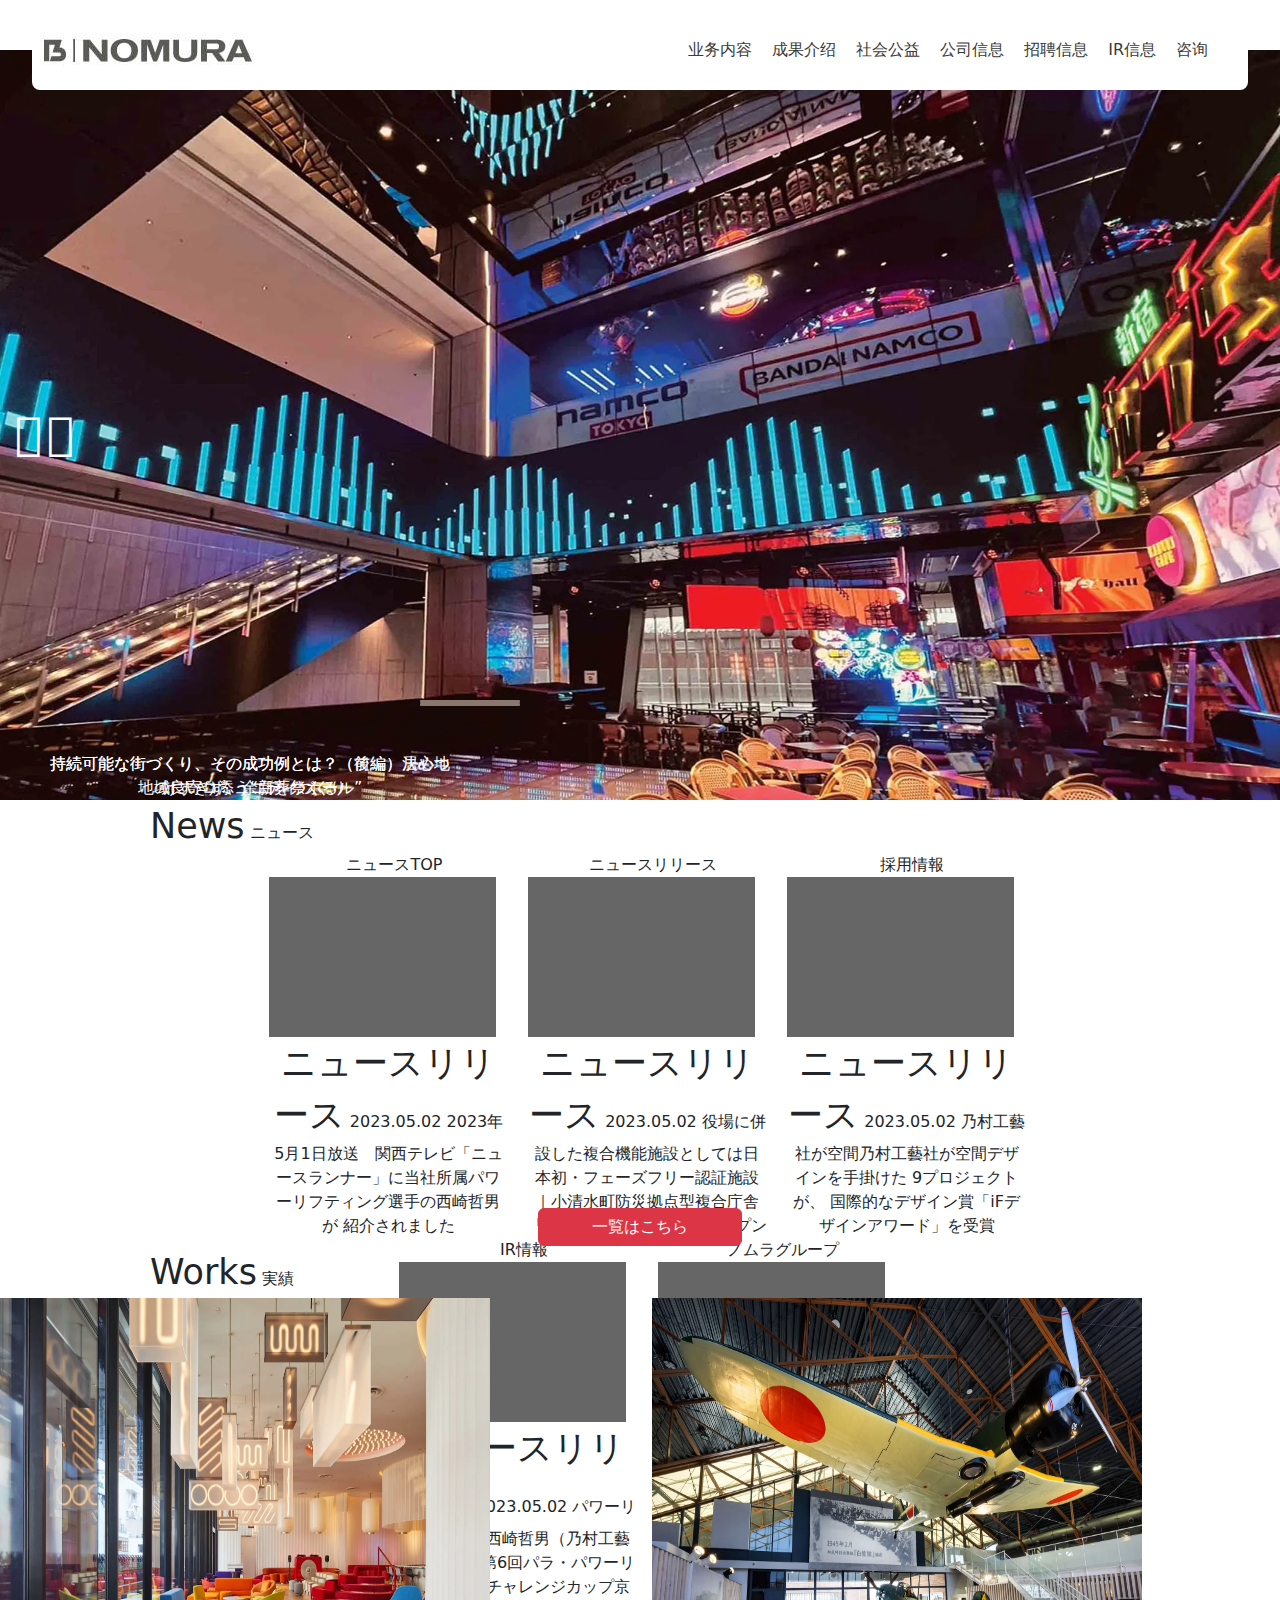
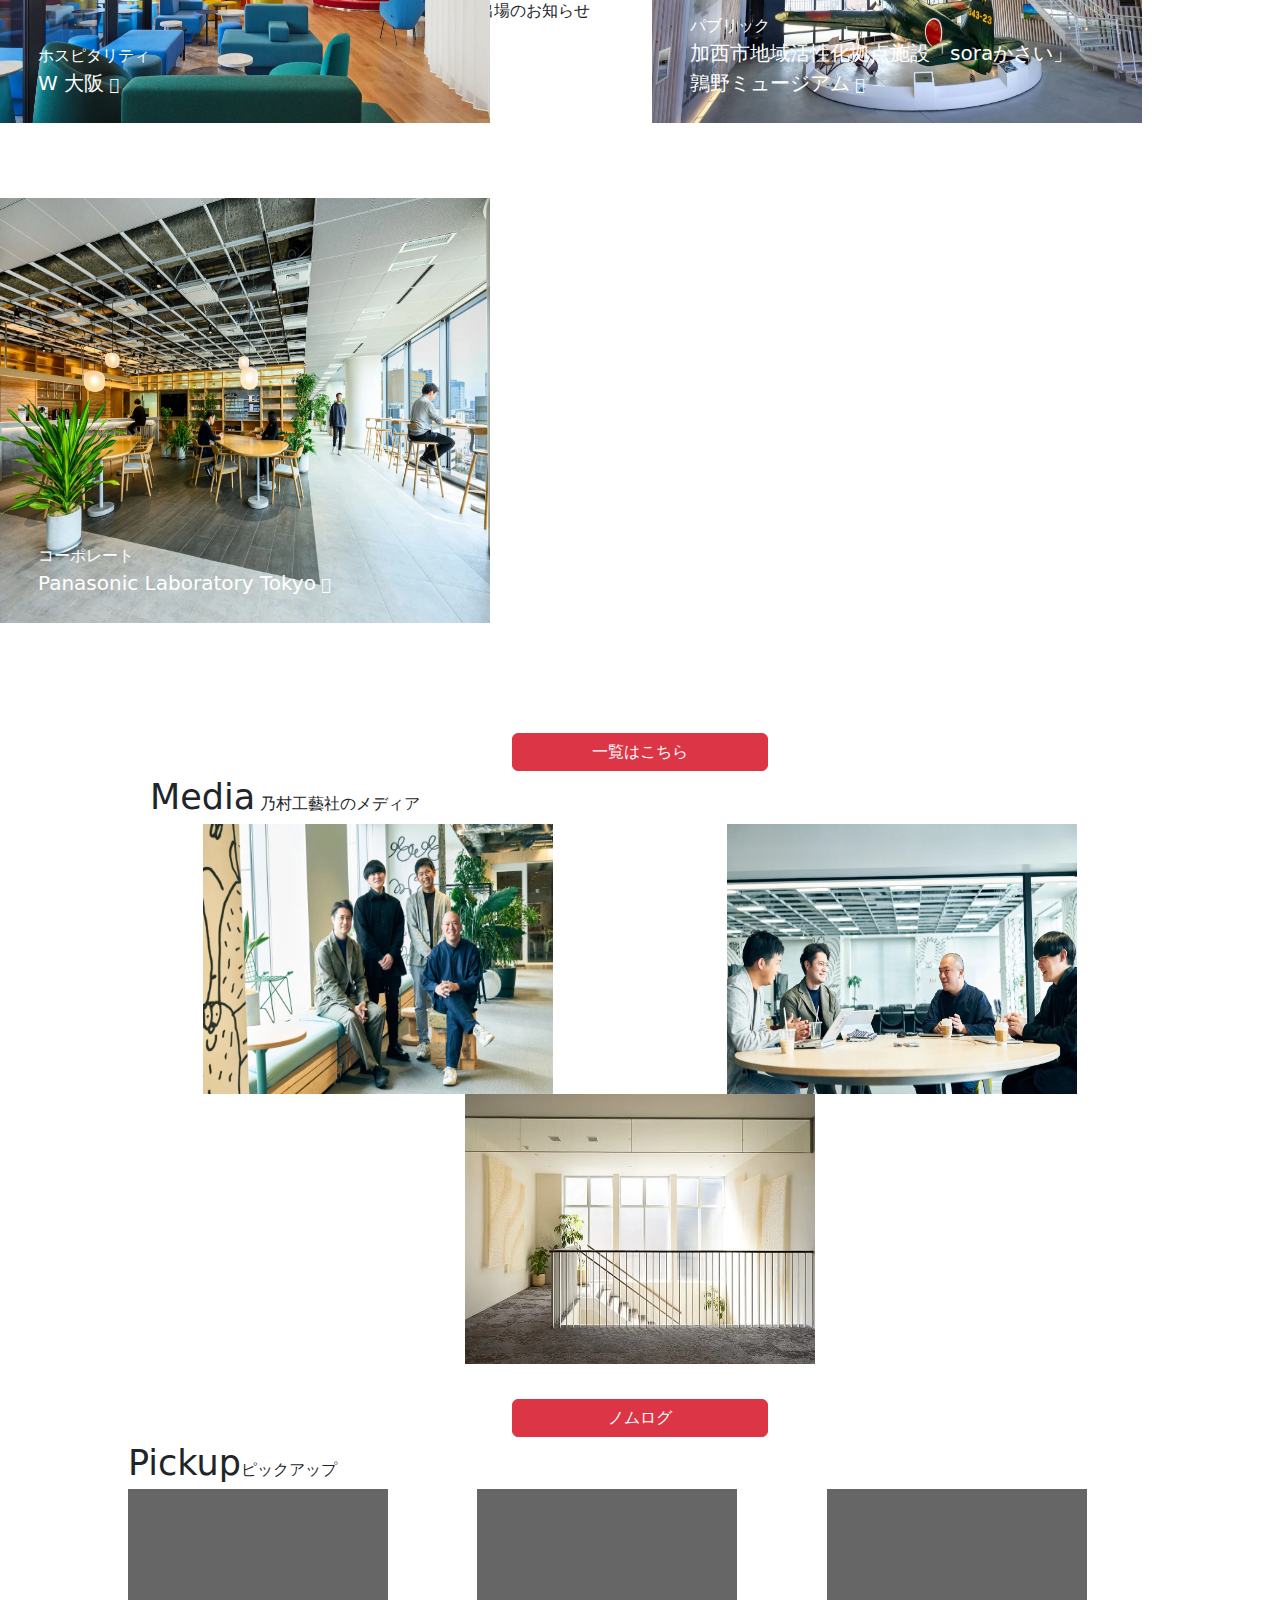
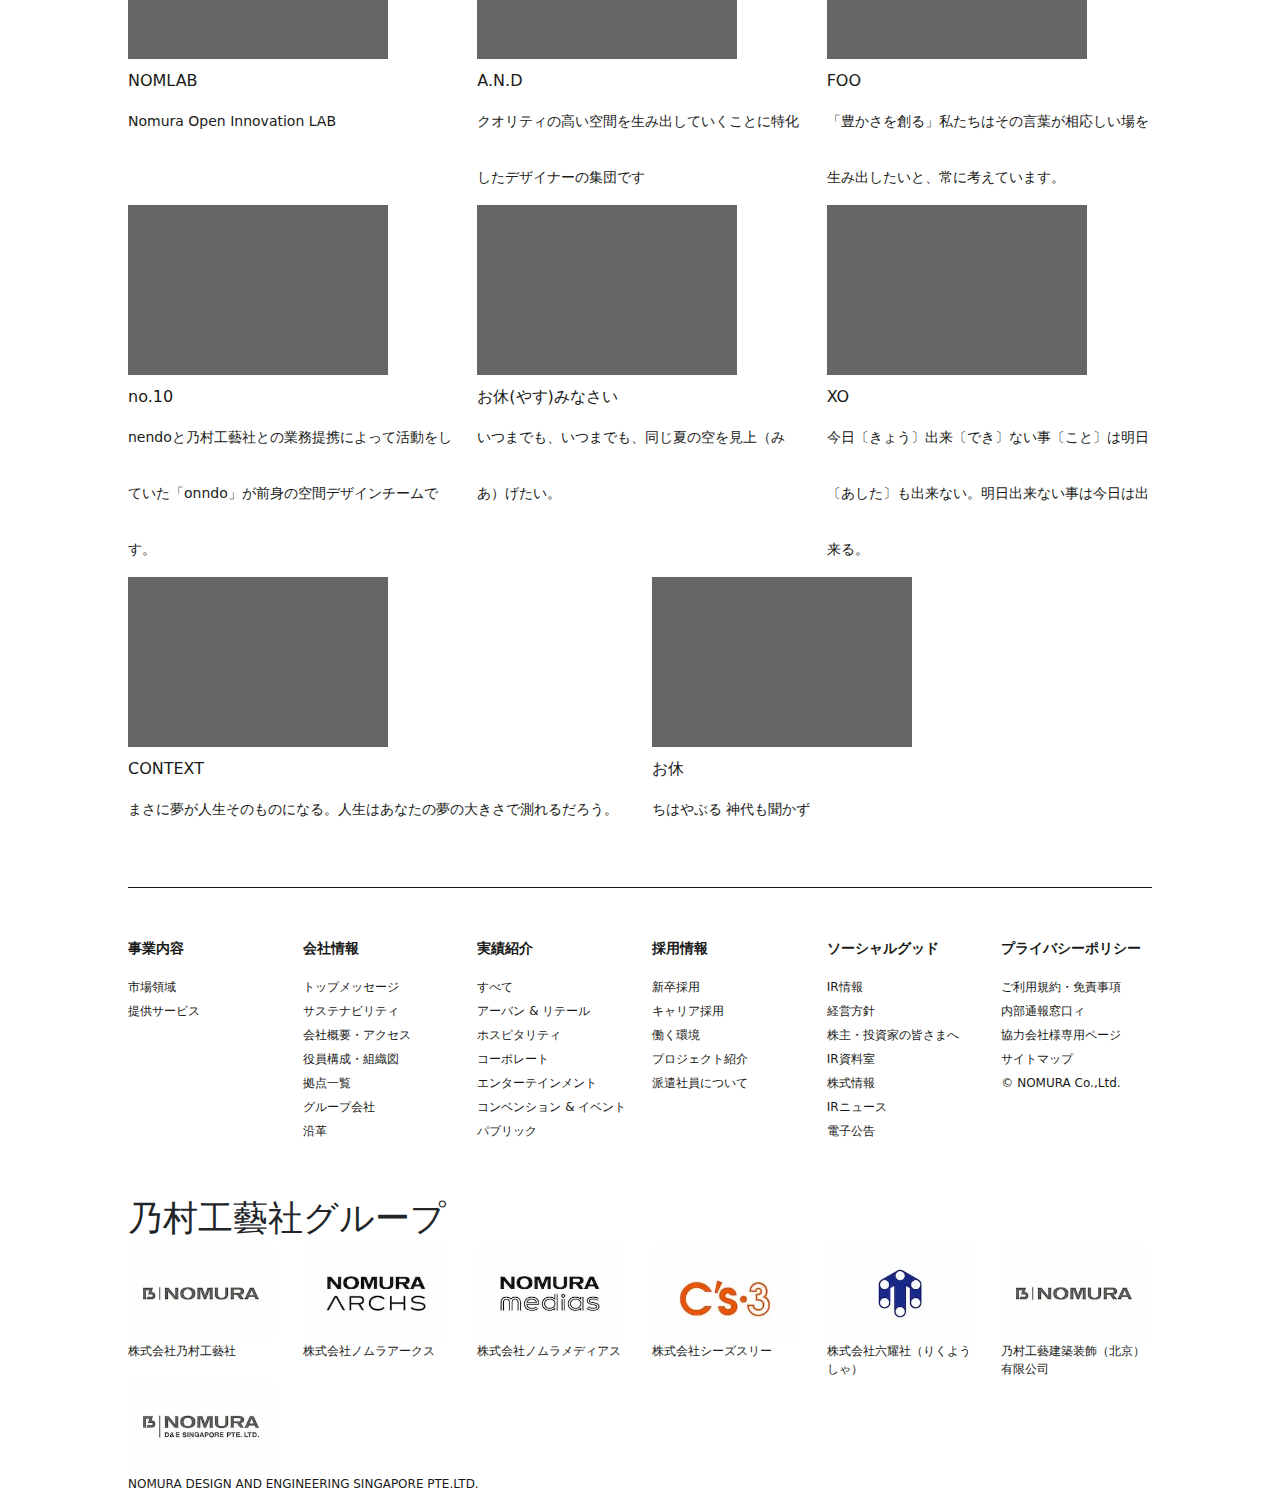
<file: index.html>
<!DOCTYPE html>
<html lang="en">
<head>
    <meta charset="UTF-8">
    <meta http-equiv="X-UA-Compatible" content="IE=edge">
    <meta name="viewport" content="width=device-width, initial-scale=1.0">
    <title>实验报告11</title>
    <script src="static/js/jquery-3.6.4.min.js"></script>
    <link rel="stylesheet" href="static/css/style.css">
    <link rel="stylesheet" href="static/css/bootstrap.css">
</head>
<body>
   
    <header class="header">
        <div class="n">
            <div class="n-left">
                <div class="logo"><img src="static/media/logo.jpg" alt=""></div>
            </div>
            <div class="space"></div>
            <div class="n-right br">
                <ul>
                    <li >
                        <div>
                            <a href="#"><span>咨询</span></a>
                        </div>
                    </li>
                    <li>
                        <div>
                            <a href=""><span>IR信息</span></a>
                            
                        </div>
                    </li>
                    <li>
                        <div>
                            <a href=""><span>招聘信息</span></a>
                            
                        </div>
                    </li>
                    <li>
                        <div>
                            <a href=""><span>公司信息</span></a>
                            
                        </div>
                    </li>
                    <li>
                        <div>
                            <a href=""><span>社会公益</span></a>
                        </div>
                    </li>
                    <li>
                        <div>
                            <a href=""><span>成果介绍</span></a>
                        </div>
                    </li>
                    <li>
                        <div>
                            <a href=""><span>业务内容</span></a>
                        </div>
                    </li>
                </ul>
            </div>
        </div>
    </header>

    <div class="pic">
        <div class="pic-change">
            <span  class="floatl change-row-b ml mose"></span>
            <span class="floatr change-row-n mr mose"></span>
            <div class="change-box">
                <div class="selected"></div>
                <div class="change"></div>
                <div class="change"></div>
            </div>
            
        </div>
        <div>
            <img src="static/media/1.webp" alt="" class="pic-img">
        </div>
    </div>
   
    <div class="news">
        <div class="row">
            <div class="col ">
                <span class="mar150 news-text">News</span>
                <span>ニュース</span>
            </div>
        </div>
        <div class="w margin-auto">
            <div class="news-box">
                <div class="news-block-detail">
                    <li class="news-block">
                        <span>ニュースTOP</span>
                    </li>
                    <div class="news-img">
                    </div>
                    <span class="news-text">ニュースリリース</span>
                    <span class="news-time">2023.05.02</span>
                    <span>2023年5月1日放送　関西テレビ「ニュースランナー」に当社所属パワーリフティング選手の西崎哲男が   紹介されました</span>
                </div>
                <div class="news-block-detail">
                    <li class="news-block">
                        <span>ニュースリリース</span>
                    </li>
                    <div class="news-img">
                    </div>
                    <span class="news-text">ニュースリリース</span>
                    <span class="news-time">2023.05.02</span>
                    <span>役場に併設した複合機能施設としては日本初・フェーズフリー認証施設｜小清水町防災拠点型複合庁舎「ワタシノ」が5月28日オープン</span>
                </div>
                <div class="news-block-detail">
                    <li class="news-block">
                        <span>採用情報</span>
                    </li>
                    <div class="news-img">
                    </div>
                    <span class="news-text">ニュースリリース</span>
                    <span class="news-time">2023.05.02</span>
                    <span>乃村工藝社が空間乃村工藝社が空間デザインを手掛けた 9プロジェクトが、 国際的なデザイン賞「iFデザインアワード」を受賞</span>
                </div>
                <div class="news-block-detail">
                    <li class="news-block">
                        <span>IR情報</span>
                    </li>
                    <div class="news-img">
                    </div>
                    <span class="news-text">ニュースリリース</span>
                    <span class="news-time">2023.05.02</span>
                    <span>パワーリフティング西崎哲男（乃村工藝社所属）「第6回パラ・パワーリフティングチャレンジカップ京都」出場のお知らせ</span>
                </div>
                <div class="news-block-detail">
                    <li class="news-block">
                        <span>ノムラグループ</span>
                    </li>
                    <div class="news-img">
                    </div>
                    <span class="news-text">ニュースリリース</span>
                    <span class="news-time">2023.05.02</span>
                    <span> 乃村工藝社が空間パワーリフティング西崎哲男（乃村工藝社所属）が「第6回パラ・パワーリフティングチャレンジカップ京都」優勝</span>
                </div>
            </div>
            <div class="btn btn-danger news-button">一覧はこちら</div>
        </div>
    </div>
    <div class="works">
        <div class="row">
            <div class="col ">
                <span class="mar150 news-text">Works</span>
                <span>実績</span>
            </div>
        </div>
        <div class="row">
            <div class="col works-box">
                <img src="static/media/4.webp" alt="" class="img-height">
                <div class="works-box-text">
                    <div class="text1">ホスピタリティ</div>
                    <span class="text2">W 大阪</span>
                    <span class="row-next"></span>
                </div>
                
            </div>
            <div class="col works-box">
                <img src="static/media/5.webp" alt="" class="img-height">
                <div class="works-box-text">
                    <div class="text1">パブリック</div>
                    <span class="text2">加西市地域活性化拠点施設「soraかさい」 鶉野ミュージアム</span>
                    <span class="row-next"></span>
                </div>
            </div>
            <div class="col works-box">
                <img src="static/media/6.webp" alt="" class="img-height">
                <div class="works-box-text">
                    <div class="text1">コーポレート</div>
                    <span class="text2">Panasonic Laboratory Tokyo</span>
                    <span class="row-next"></span>
                </div>  
            </div>
        </div>
        <div class="btn btn-danger news-button">一覧はこちら</div>
        
    </div>

    <div class="works">
        <div class="row">
            <div class="col ">
                <span class="mar150 news-text">Media</span>
                <span>乃村工藝社のメディア</span>
            </div>
        </div>
        <div class="wmain">
            <div class="row">
                <div class="col media-box">
                    <img src="static/media/7.webp" alt="" class="meidia-img-height">
                    <div class="works-box-text">
                        <div class="text1">持続可能な街づくり、その成功例とは？（後編）居心地の良いコミュニティづくり</div>
                        
                    </div>
                    
                </div>
                <div class="col media-box">
                    <img src="static/media/8.webp" alt="" class="meidia-img-height">
                    <div class="works-box-text">
                        <div class="text1">持続可能な街づくり、その成功例とは？（前編）決めつけすぎず、余白をつくる</div>
                        
                    </div>
                </div>
                <div class="col media-box">
                    <img src="static/media/9.webp" alt="" class="meidia-img-height">
                    <div class="works-box-text">
                        <div class="text1">地域に寄り添う“新葬祭ホール”</div>
                    </div>  
                </div>
            </div>
        </div>
        <div class="btn btn-danger news-button">ノムログ</div>
        
    </div>

    <div class="w margin-auto">
        <div class="pickup">
            <div class="row">
                <div><span class=" news-text">Pickup</span><span>ピックアップ</span></div>
            </div>
            <div class="row">
                <div class="col">
                    <div class="pickup-block"></div>
                    <div class="pickup-title"><span >NOMLAB</span></div>
                    <div><span class="pickup-text">Nomura Open Innovation LAB</span></div>
                </div>
                <div class="col">
                    <div class="pickup-block"></div>
                    <div class="pickup-title"><span >A.N.D</span></div>
                    <div><span class="pickup-text">クオリティの高い空間を生み出していくことに特化したデザイナーの集団です</span></div>
                </div>
                <div class="col">
                    <div class="pickup-block"></div>
                    <div class="pickup-title"><span >FOO</span></div>
                    <div><span class="pickup-text">「豊かさを創る」私たちはその言葉が相応しい場を生み出したいと、常に考えています。
                    </span></div>
                </div>
                <div class="col">
                    <div class="pickup-block"></div>
                    <div class="pickup-title"><span >no.10</span></div>
                    <div><span class="pickup-text">nendoと乃村工藝社との業務提携によって活動をしていた「onndo」が前身の空間デザインチームです。</span></div>
                </div>
                <div class="col">
                    <div class="pickup-block"></div>
                    <div class="pickup-title"><span >お休(やす)みなさい</span></div>
                    <div><span class="pickup-text">いつまでも、いつまでも、同じ夏の空を見上（みあ）げたい。</span></div>
                </div>
                <div class="col">
                    <div class="pickup-block"></div>
                    <div class="pickup-title"><span >XO</span></div>
                    <div><span class="pickup-text">今日〔きょう〕出来〔でき〕ない事〔こと〕は明日〔あした〕も出来ない。明日出来ない事は今日は出来る。</span></div>
                </div>
                <div class="col">
                    <div class="pickup-block"></div>
                    <div class="pickup-title"><span >CONTEXT</span></div>
                    <div><span class="pickup-text">まさに夢が人生そのものになる。人生はあなたの夢の大きさで測れるだろう。</span></div>
                </div>
                <div class="col">
                    <div class="pickup-block"></div>
                    <div class="pickup-title"><span >お休</span></div>
                    <div><span class="pickup-text">ちはやぶる 神代も聞かず</span></div>
                </div>
            </div>
        </div>
    </div>
   
    <div class="w margin-auto">
        <div class="company">
            
            <div class="row">
                <div class="col">
                    <div class="contain">
                        <div class="company-title"><span class="company-title">事業内容</span></div>
                        <div><a href="#">市場領域</a></div>
                        
                        <div><a href="#">提供サービス</a></div>
                    </div>
                </div>
                <div class="col">
                    <div class="contain">
                        <div class="company-title"><span class="company-title">会社情報</span></div>
                        <div><a href="#">トップメッセージ</a></div>
                        <div><a href="#">サステナビリティ</a></div>
                        <div><a href="#">会社概要・アクセス</a></div>
                        <div><a href="#">役員構成・組織図</a></div>
                        <div><a href="#">拠点一覧</a></div>
                        <div><a href="#">グループ会社</a></div>
                        <div><a href="#">沿革</a></div>
                    </div>
                </div>
                <div class="col">
                    <div class="contain">
                        <div class="company-title"><span class="company-title">実績紹介</span></div>
                        <div><a href="#">すべて</a></div>
                        <div><a href="#">アーバン & リテール</a></div>
                        <div><a href="#">ホスピタリティ</a></div>
                        <div><a href="#">コーポレート</a></div>
                        <div><a href="#">エンターテインメント</a></div>
                        <div><a href="#">コンベンション & イベント</a></div>
                        <div><a href="#">パブリック</a></div>
                    </div>
                </div>
                <div class="col">
                    <div class="contain">
                        <div class="company-title"><span class="company-title">採用情報</span></div>
                        <div><a href="#">新卒採用</a></div>
                        <div><a href="#">キャリア採用</a></div>
                        <div><a href="#">働く環境</a></div>
                        <div><a href="#">プロジェクト紹介</a></div>
                        <div><a href="#">派遣社員について</a></div> 
                        
                    </div>
                </div>
                <div class="col">
                    <div class="contain">
                        <div class="company-title"><span class="company-title">ソーシャルグッド</span></div>
                        <div><a href="#">IR情報</a></div>
                        <div><a href="#">経営方針</a></div>
                        <div><a href="#">株主・投資家の皆さまへ</a></div>
                        <div><a href="#"> IR資料室</a></div>
                        <div><a href="#">株式情報</a></div>
                        <div><a href="#">IRニュース</a></div>
                        <div><a href="#">電子公告</a></div>
                    </div>
                </div>
                <div class="col">
                    <div class="contain">
                        <div class="company-title"><span class="company-title">プライバシーポリシー</span></div>
                        <div><a href="#">ご利用規約・免責事項</a></div>
                        <div><a href="#">内部通報窓口ィ</a></div>
                        <div><a href="#">協力会社様専用ページ</a></div>
                        <div><a href="#">サイトマップ</a></div>
                        <div><a href="#">© NOMURA Co.,Ltd.</a></div>
                    </div>
                </div>
            </div>
        </div>
        
    </div>
    
    <div class="end">
        <div class="w margin-auto">
            <div class="row">
                <span class="news-text">乃村工藝社グループ</span>
            </div>
            <div class="row">
                <div class="col">
                    <img src="static/media/10.webp" alt="" class="end-img">
                    <div class="end-text">株式会社乃村工藝社</div>
                </div>
                <div class="col">
                    <div class="col">
                    <img src="static/media/11.webp" alt="" class="end-img">
                    <div class="end-text">株式会社ノムラアークス</div>
                </div>
                </div>
                <div class="col">
                    <div class="col">
                    <img src="static/media/12.webp" alt="" class="end-img">
                    <div class="end-text">株式会社ノムラメディアス</div>
                </div>
                </div>
                <div class="col">
                    <div class="col">
                    <img src="static/media/13.webp" alt="" class="end-img">
                    <div class="end-text">株式会社シーズスリー</div>
                </div>
                </div>
                <div class="col">
                    <div class="col">
                    <img src="static/media/14.webp" alt="" class="end-img">
                    <div class="end-text">株式会社六耀社（りくようしゃ）</div>
                </div>
                </div>
                <div class="col">
                    <div class="col">
                    <img src="static/media/15.webp" alt="" class="end-img">
                    <div class="end-text">乃村工藝建築装飾（北京）有限公司</div>
                </div>
                </div>
                <div class="col">
                    <div class="col">
                    <img src="static/media/16.webp" alt="" class="end-img">
                    <div class="end-text">NOMURA DESIGN AND ENGINEERING SINGAPORE PTE.LTD.</div>
                </div>
                </div>
            </div>
        </div>
    </div>
    

</body>
<script src="static/js/index.js"></script>
</html>
</file>
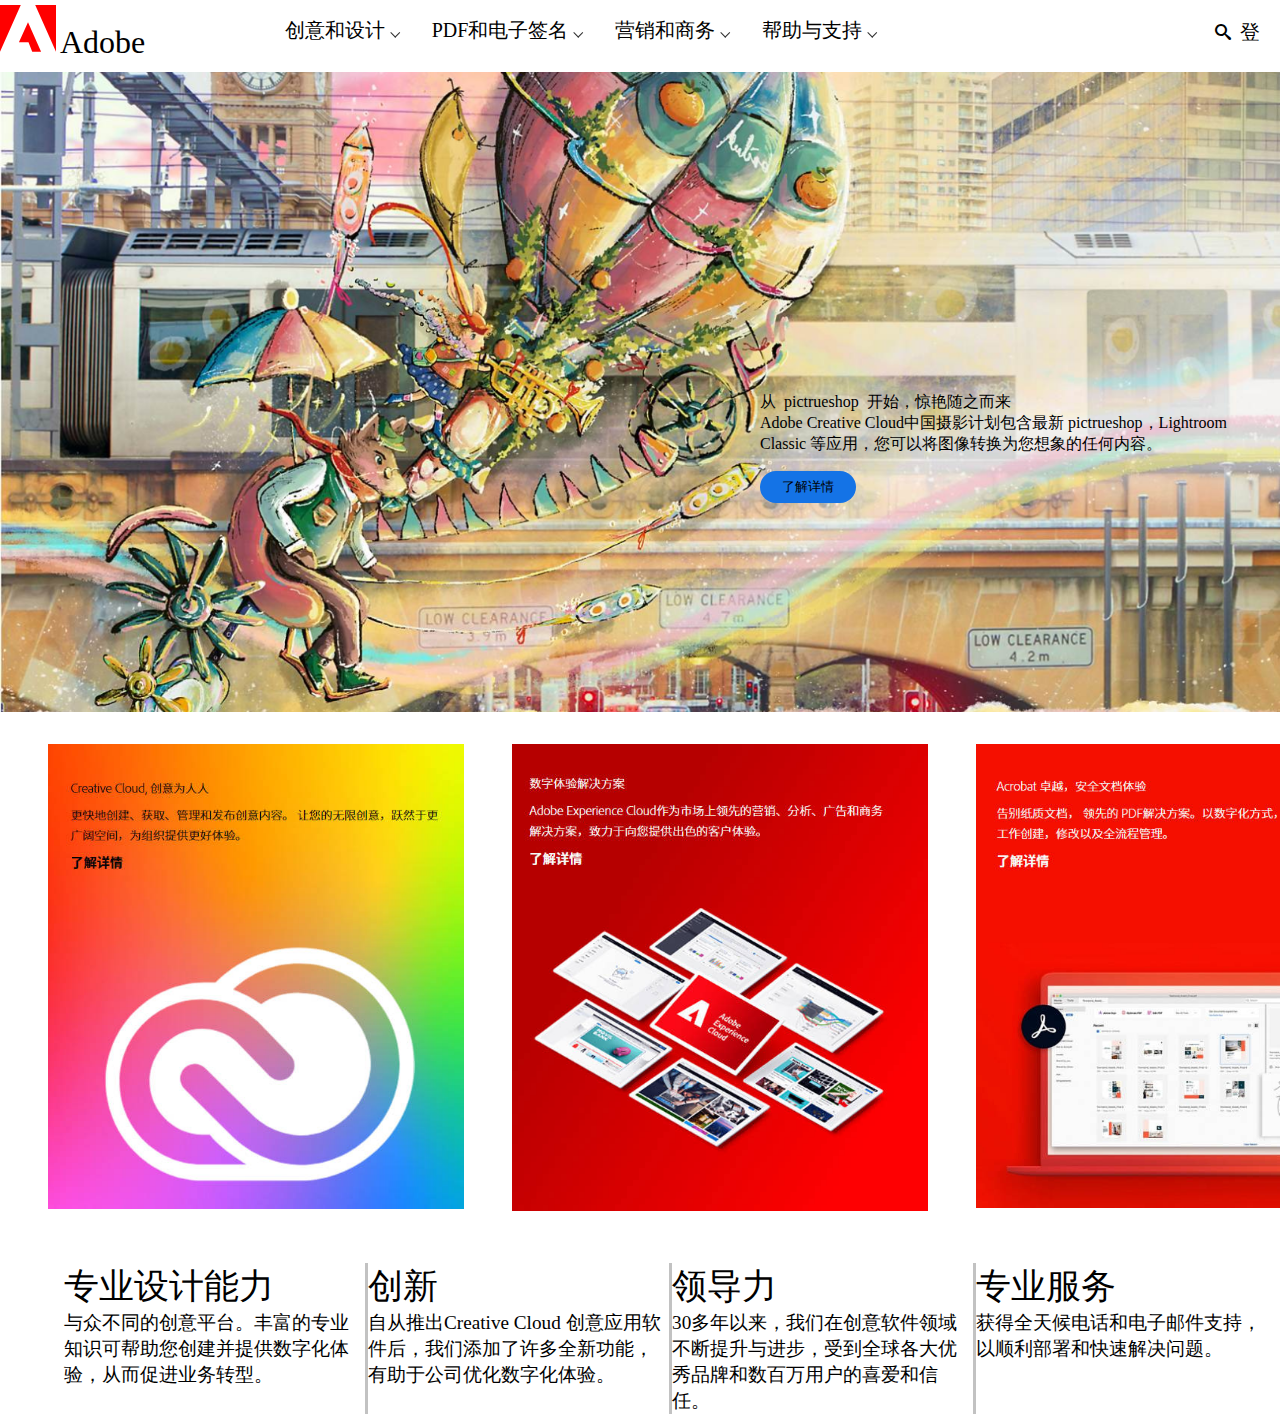
<file: zy/2021212205230/index.html>
<!DOCTYPE html>
<html lang="en">
<head>
    <meta charset="UTF-8">
    <meta http-equiv="X-UA-Compatible" content="IE=edge">
    <meta name="viewport" content="width=device-width, initial-scale=1.0">
    <title>实验报告11</title>
    <link rel="stylesheet" href="static/css/min320.css">
    <link rel="stylesheet" href="static/css/min640.css">
    <link rel="stylesheet" href="static/css/min960.css">
</head>
<style>
    @font-face {
        font-family: 'icomoon';
        src:  url('fonts/icomoon.eot?vy3eep');
        src:  url('fonts/icomoon.eot?vy3eep#iefix') format('embedded-opentype'),
        url('fonts/icomoon.ttf?vy3eep') format('truetype'),
        url('fonts/icomoon.woff?vy3eep') format('woff'),
        url('fonts/icomoon.svg?vy3eep#icomoon') format('svg');
        font-weight: normal;
        font-style: normal;
        font-display: block;
    }
    span {
        font-family: "icomoon";
    }
    @font-face {
        font-family: 'icomoon';
        src:  url('fonts/icomoon.eot?vy3eep');
        src:  url('fonts/icomoon.eot?vy3eep#iefix') format('embedded-opentype'),
        url('fonts/icomoon.ttf?vy3eep') format('truetype'),
        url('fonts/icomoon.woff?vy3eep') format('woff'),
        url('fonts/icomoon.svg?vy3eep#icomoon') format('svg');
        font-weight: normal;
        font-style: normal;
        font-display: block;
    }
    span {
        font-family: "icomoon";
    }
    @font-face {
        font-family: 'icomoon';
        src:  url('fonts/icomoon.eot?vy3eep');
        src:  url('fonts/icomoon.eot?vy3eep#iefix') format('embedded-opentype'),
        url('fonts/icomoon.ttf?vy3eep') format('truetype'),
        url('fonts/icomoon.woff?vy3eep') format('woff'),
        url('fonts/icomoon.svg?vy3eep#icomoon') format('svg');
        font-weight: normal;
        font-style: normal;
        font-display: block;
    }
    span {
        font-family: "icomoon";
    }
</style>
<body>
    <header>
        <div class="header-contain">
            <div class="logo">
                <span class="logo-logo"></span>
                <span class="logo-text">Adobe</span>
            </div>
            <div class="header-text">
                <ul>
                    <li class="text">创意和设计</li>
                    <li class="text">PDF和电子签名</li>
                    <li class="text">营销和商务</li>
                    <li class="text">帮助与支持</li>
                </ul>
            </div>
            <div class="search">
                <span></span>
                <span class="search-text text">登录</span>
            </div>
        </div>
    </header>
    <main>
        <div class="main-img">
            <div class="main-context">
                <img src="static/media/1.png" alt="" class="theimg">
                <div class="main-text">
                    <span>从 pictrueshop 开始，惊艳随之而来</span>
                    <div>Adobe Creative Cloud中国摄影计划包含最新 pictrueshop，Lightroom Classic 等应用，您可以将图像转换为您想象的任何内容。</div>
                    <button class="btn">了解详情</button>
                </div>
            </div>
        </div>
    </main>
    <div class="pictrue">
        <div class="pictrue-block"><img src="static/media/2.jpg" alt=""></div>
        <div class="pictrue-block"><img src="static/media/3.jpg" alt=""></div>
        <div class="pictrue-block"><img src="static/media/4.jpg" alt=""></div>

    </div>
    <div class="end">
        <div class="end-block">
            <div class="end-title">专业设计能力</div>
            <div class="end-text">与众不同的创意平台。丰富的专业知识可帮助您创建并提供数字化体验，从而促进业务转型。</div>
        </div> 
        <div class="end-block">
            <div class="end-title">创新</div>
            <div class="end-text">自从推出Creative Cloud 创意应用软件后，我们添加了许多全新功能，有助于公司优化数字化体验。</div>
            
        </div> 
        <div class="end-block">
            <div class="end-title">领导力</div>
            <div class="end-text">30多年以来，我们在创意软件领域不断提升与进步，受到全球各大优秀品牌和数百万用户的喜爱和信任。</div>
            
        </div> 
        <div class="end-block">
            <div class="end-title">专业服务</div>
            <div class="end-text">获得全天候电话和电子邮件支持，以顺利部署和快速解决问题。</div>
        </div> 
    </div>
</body>
</html>
</file>
<file: static/css/style.css>
@charset "utf-8";

*{
    margin: 0;
    padding: 0;
    box-sizing: border-box;
}
li {
    list-style: none;
}
.logo {
    float: left;
}
.logo img {
    margin-top: 15px;
}
.header a {
    text-decoration: none;
    color: #393a39;
}

.wmain {
    width: 80%;
    margin: 0 auto;
}
.header {
    width: 100%;
    height: 90px;
    background-color: transparent;
    position: fixed;
    padding-top: 10px;
    z-index: 1;
}
.header .n {
    width: 95%;
    height: 80px;
    background-color: #ffffff;
    margin: 0 auto;
    border-radius: 8px;
}
.header .n-right {
    width: 50%;
    height: 80px;
    float: right;
    overfloat: hidden;
}
.header .n-right ul li {
    height: 80px;
    float: right;
}
.header .n-right ul li div {
    padding: 0px 10px;
    text-align: center;
    line-height: 80px;
    float: right;

}
.header .br {
    border-right: 10px;
}
.header .space {
    background-color: transparent;
    width: 30px;
    height: 80px;
    float: right;
}
.pic {
    width: 100%;
    height: 800px;
    /* background-color: red; */
    /* position: relative; */
}
.pic img {
    width: 100%;
    height: 750px;
}
.pic-change {
    position: relative;
    width: 100%;
    height: 50px;
    top: 50%;
    /* background-color: #fff; */
}
.floatl {
    floatloat: left;
}
.floatr {
    floatloat: right;
}
.change-row-b, .change-row-n {
    color: white;
    width: 40px;
    height: 40px;
    font-size: 45px;
}
.ml {
    margin-left: 15px;
}
.mr {
    margin-right: 15px;
}
.dn {
    display: none;
}
.mose {
    cursor: pointer;
}
.change-box {
    width: 700px;
    height: 50px;
    /* background-color: red; */
    position: absolute;
    top: 300px;
    left: 25%;
}
.change {
    width: 100px;
    border-radius: 1px;
    height: 3px;
    background-color: #8a776e;
    floatloat: left;
    margin-left: 100px;
    cursor: pointer;
}
.selected {
    background-color: white;
}
.mar150 {
    margin-left: 150px;
}
.news-text {
    font-size: 35px;
}
.news-block {
    display: inline-block;
    margin-left: 5%;
}
.news-img {
    width: 95%;
    height: 160px;
    background-color: #666;
}
.margin-auto {
    margin: 0 auto;
}
.w {
    width: 80%;
}
.news-box {
    text-align: center;
}
.news-block-detail {
    width: 23.3333333%;
    display: inline-block;
    overfloatlow: hidden;
    /* background-color: red; */
    margin-left: 15px;
}
.news-box {
    width: 100%;
    height: 320px;
    display: floatlex;
}
.news-button {
    width: 20%;
    margin-left: 40%;
    margin-top: 35px;
}
.red {
    background-color: red;
    height: 425px;
}
.img-height {
    width: 490px;
    height: 425px;
    transition: all;
}

.fs {
    font-size: 0;
}
.works-box {
    height: 500px;
    position: relative;
}
.works-box-text {
    position: absolute;
    left: 50px;
    width: 400px;
    bottom: 100px;
   
}
.text1 {
    font-size: 16px;
    color: white;
}
.text2 {
    font-size: 20px;
    color: white;
}
.row-next {
    floatloat: right;
    color: white;
    cursor: pointer;
}
.media-box {
    width: 350px;
    height: 270px;
    text-align: center;
}
.meidia-img-height {
    width: 350px;
    height: 270px;
    transition: all;
}
.end-img {
    width: 146px;
    height: 97px;
}
.end-title {
    font-size: 16px;
}
.end-text {
    font-size: 12px;
    color: #191A18;
}
.company {
    margin-top: 50px;
    border-top: 1px solid #191A18;
}
.company-title {
    font-size: 14px;
    color: #191A18;
    font-weight: bold;
    margin: 50px 0 15px 0;
}
.contain a {
    font-size: 12px;
    color: #191A18;
    margin: 15px 0 0 ;
    text-decoration: none;
}
.pickup-block {
    width: 260px;
    height: 170px;
    background-color: #666;
}
.pickup-title {
    font-size: 16px;
    color: #191A18;
    margin: 10px 0 0;
    /* font-weight: bold; */
}
.pickup-text {
    font-size: 14px;
    line-height: 56px;
    color: #191A18;
    margin: 15px 0 0;
}
.end {
    margin-top: 50px;
}
</file>
<file: zy/2021212205230/static/css/min320.css>
@media (min-width: 320px) and (max-width: 640px){
  

    * {
        margin: 0;
        padding: 0;
        box-sizing: border-box;
    }
    a {
        text-decoration: none;
        color: black;
    }
    li {
        list-style: none;
    }
    .header-contain {
        display: flex;
        height: 4.5rem;
    }
    .header-text {
        margin-left: 5%;
        width: 30%;
    }
    .header-text ul li{
        display: none;
        margin-left: 3%;
        line-height: 3.8rem;
    }
    .header-text ul li::after{
        border-color: #2c2c2c;
        border-style: solid;
        border-width: 0 1px 1px 0;
        content: "";
        display: flex;
        height: 6px;
        margin-left: 5px;
        margin-right: 2.25px;
        transform: rotate(45deg);
        transform-origin: 75% 75%;
        transition: transform .1s ease;
        width: 6px;
        display: inline-block;
    }
    .search {
        float: right;
        line-height: 3.8rem;
    }
    .search-text {
        margin-left: 5px;
    }
    .logo {
        width: 50%;
    }
    .logo-logo {
        font-size:2rem;
        margin-left: 1rem;
        color: red;
    }
    .logo-text {
        font-size: 1.5rem;
    }
    .text {
        font-size: 20px;
    }
    .main-context {
        width: 100%;
        height: 40rem;
    }
    .main-text {
        width: 30rem;
        display: block;
    }
    .btn {
        width: 6rem;
        height: 2rem;
        border-radius: 1.3rem;
        border: none;
        background-color: #1473e6;
        margin-top: 1rem;
    }
    .pictrue {
        margin-top: 20rem;
    }
    .pictrue-block {
        width: 30rem;
        margin-left: 3rem;
        display: block;
    }
    .pictrue-block img {
        width: 26rem;
    }
    .end {
        margin-top: 3rem;
    }
    .end-block {
        width: 25%;
        display: block;
        margin: 0 auto;
    }
    .end-title {
        font-size: 2.5rem;
    }
    .end-title::after{
        border-color: #2c2c2c;
        border-style: solid;
        border-width: 0 3px 3px 0;
        content: "";
        display: flex;
        height: 16px;
        margin-left: 16px;
        margin-right: 2.25px;
        transform: rotate(45deg);
        transform-origin: 75% 75%;
        transition: transform .1s ease;
        width: 16px;
        display: inline-block;
    }
    .end-text {
        font-size: 1.5rem;
        display: none;
    }

}
</file>
<file: zy/2021212205230/static/css/min640.css>
@media (min-width: 640px) and (max-width: 960px){
   
    * {
        margin: 0;
        padding: 0;
        box-sizing: border-box;
    }
    a {
        text-decoration: none;
        color: black;
    }
    li {
        list-style: none;
    }
    .header-contain {
        display: flex;
        height: 4.5rem;
    }
    .header-text {
        margin-left: 5%;
        width: 65%;
    }
    .header-text ul li{
        display: inline-block;
        margin-left: 3%;
        line-height: 3.8rem;
    }
    .header-text ul li::after{
        border-color: #2c2c2c;
        border-style: solid;
        border-width: 0 1px 1px 0;
        content: "";
        display: flex;
        height: 6px;
        margin-left: 5px;
        margin-right: 2.25px;
        transform: rotate(45deg);
        transform-origin: 75% 75%;
        transition: transform .1s ease;
        width: 6px;
        display: inline-block;
    }
    .search {
        float: right;
        line-height: 3.8rem;
    }
    .search-text {
        margin-left: 5px;
    }
    .logo {
        width: 15%;
    }
    .logo-logo {
        font-size: 3.5rem;
        /* float: left; */
        color: red;
    }
    .logo-text {
        font-size: 2rem;
    }
    .text {
        font-size: 20px;
    }
    .theimg {
        float: left;
    }
    .main-context {
        display: flex;
        position: relative;
        width: 100%;
        height: 40rem;
    }
    .main-text {
        position: absolute;
        width: 30rem;
        right: 2.5rem;
        top: 20rem;
        font-size: 2rem;
    }
    .btn {
        width: 7rem;
        height: 2rem;
        border-radius: 1.3rem;
        border: none;
        background-color: #1473e6;
        margin-top: 1rem;
        font-size: 1.5rem;
    }
    .pictrue {
        display: flex;
        margin-top: 2rem;
    }
    .pictrue-block {
        width: 30rem;
        margin-left: 3rem;
    }
    .pictrue-block img {
        width: 26rem;
    }
    .end {
        display: flex;
        margin-top: 3rem;
    }
    .end-block {
        width: 25%;
    }
    .end-block:nth-child(-n+1){
        margin-left: 5%;
    }
    .end-title {
        font-size: 2.5rem;
    }
    .end-text {
        font-size: 1.5rem;
    }

}
</file>
<file: zy/2021212205230/static/css/min960.css>
@media (min-width: 960px){
    

    * {
        margin: 0;
        padding: 0;
        box-sizing: border-box;
    }
    a {
        text-decoration: none;
        color: black;
    }
    li {
        list-style: none;
    }
    .header-contain {
        display: flex;
        height: 4.5rem;
    }
    .header-text {
        margin-left: 5%;
        width: 75%;
    }
    .header-text ul li{
        display: inline-block;
        margin-left: 3%;
        line-height: 3.8rem;
    }
    .header-text ul li::after{
        border-color: #2c2c2c;
        border-style: solid;
        border-width: 0 1px 1px 0;
        content: "";
        display: flex;
        height: 6px;
        margin-left: 5px;
        margin-right: 2.25px;
        transform: rotate(45deg);
        transform-origin: 75% 75%;
        transition: transform .1s ease;
        width: 6px;
        display: inline-block;
    }
    .search {
        float: right;
        line-height: 3.8rem;
    }
    .search-text {
        margin-left: 5px;
    }
    .logo {
        width: 15%;
    }
    .logo-logo {
        font-size: 3.5rem;
        color: red;
    }
    .logo-text {
        font-size: 2rem;
    }
    .text {
        font-size: 20px;
    }
    .theimg {
        float: left;
    }
    .main-context {
        display: flex;
        position: relative;
        width: 100%;
        height: 40rem;
    }
    .main-text {
        position: absolute;
        width: 30rem;
        right: 2.5rem;
        top: 20rem;
    }
    .btn {
        width: 6rem;
        height: 2rem;
        border-radius: 1.3rem;
        border: none;
        background-color: #1473e6;
        margin-top: 1rem;
    }
    .pictrue {
        display: flex;
        margin-top: 2rem;
    }
    .pictrue-block {
        width: 30rem;
        margin-left: 3rem;
    }
    .pictrue-block img {
        width: 26rem;
    }
    .end {
        display: flex;
        margin-top: 3rem
    }
    .end-block {
        width: 25%;
    }
    .end-block:nth-child(-n+3) {
    border-right:3.2px solid #6666 ;
}
    .end-block:nth-child(-n+1){
        margin-left: 5%;
    }
    .end-title {
        font-size: 2.2rem;
    }
    .end-text {
        font-size: 1.2rem;
    }

}
</file>
